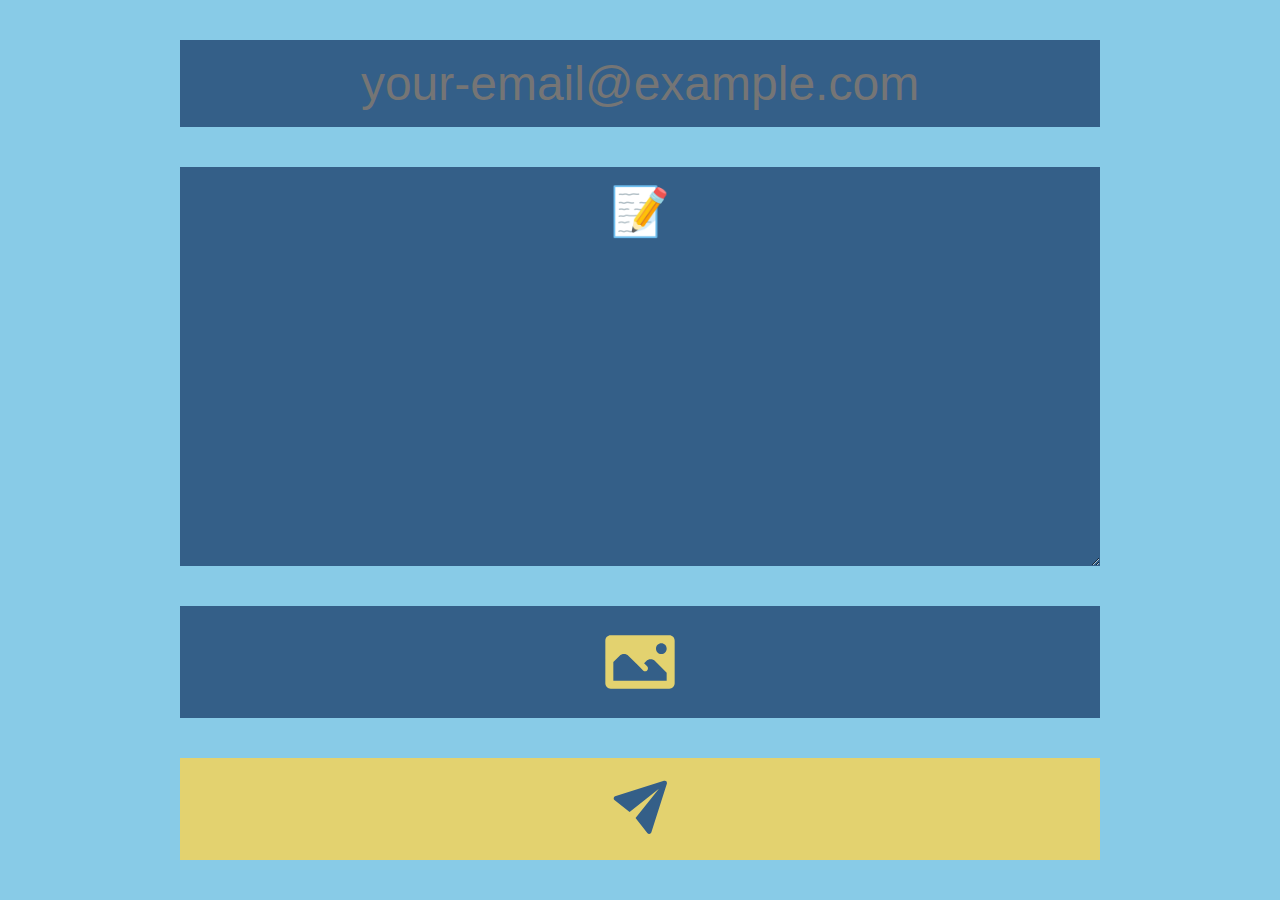
<file: index.html>
<!DOCTYPE html>
<html>

<head>
  <title>Express yourself</title>
  <link rel="apple-touch-icon" sizes="180x180" href="/apple-touch-icon.png">
  <link rel="icon" type="image/png" sizes="32x32" href="/favicon-32x32.png">
  <link rel="icon" type="image/png" sizes="16x16" href="/favicon-16x16.png">
  <link rel="manifest" href="/site.webmanifest">
  <link rel="mask-icon" href="/safari-pinned-tab.svg" color="#5bbad5">
  <meta name="msapplication-TileColor" content="#da532c">
  <meta name="theme-color" content="#ffffff">
</head>
<style>
  body {
    height: 100vh;
    margin: 0;
    font-family: sans-serif;
    background-size: 12em;
    --color-1: #345f88;
    --color-2: #e3d26F;
    --color-3: #88cbe7;
    background-color: var(--color-3);
  }

  @media (prefers-color-scheme: dark) {
    body {
      --color-1: #0c0c0e;
      --color-2: #e3d26F;
      --color-3: #1e1f22;
      3e92cc
    }
  }

  form {
    display: grid;
    grid-template-rows: 1fr 5fr 1fr 1fr;
    gap: 2.5rem;
    padding: 2.5rem;
    height: 100%;
    max-width: 1000px;
    margin: 0 auto;
    box-sizing: border-box;
  }

  form>* {
    text-align: center;
    color: var(--color-2);
    padding: 1rem 2rem;
    box-sizing: border-box;
  }

  input,
  textarea {
    font-family: sans-serif;
    font-size: 3rem;
  }

  svg {
    height: 5em;
  }

  form label {
    background-size: 3em auto;
    display: flex;
    justify-content: center;
    align-items: center;
    flex-direction: column;
  }

  form>* {
    border: 0px solid transparent;
    background-color: var(--color-1);
  }

  form button {
    background-color: var(--color-2);
  }

</style>

<body class="flat dark">
  <form name="contact" id="contactForm" data-netlify="true">
    <input type="email" id="email" name="email" placeholder="your-email@example.com" />
    <textarea id="message" name="message" placeholder="📝"></textarea>
    <label><svg xmlns="http://www.w3.org/2000/svg" viewBox="0 0 30 30">
        <path fill="var(--color-2)"
          d="M 4 5 C 2.895 5 2 5.895 2 7 L 2 23 C 2 24.105 2.895 25 4 25 L 26 25 C 27.105 25 28 24.105 28 23 L 28 7 C 28 5.895 27.105 5 26 5 L 4 5 z M 23 8 C 24.105 8 25 8.895 25 10 C 25 11.105 24.105 12 23 12 C 21.895 12 21 11.105 21 10 C 21 8.895 21.895 8 23 8 z M 9 12.001953 C 9.61925 12.001953 10.238437 12.238437 10.710938 12.710938 L 13.972656 15.972656 L 15 17 L 16.15625 18.15625 C 16.57825 18.57825 17.259641 18.574344 17.681641 18.152344 C 18.104641 17.730344 18.104641 17.044094 17.681641 16.621094 L 16.529297 15.470703 L 17.289062 14.710938 C 18.234063 13.765937 19.765937 13.765937 20.710938 14.710938 L 25 19 L 25 22 L 5 22 L 5 15 L 7.2890625 12.710938 C 7.7615625 12.238437 8.38075 12.001953 9 12.001953 z">
        </path>
      </svg><input type="file" name="selfie" style="opacity: 0; position: absolute;" id="selfie" /></label>
    <button><svg xmlns="http://www.w3.org/2000/svg" viewBox="0 0 30 30">
        <path fill="var(--color-1)"
          d="M 26 3 A 1 1 0 0 0 25.716797 3.0429688 A 1 1 0 0 0 25.636719 3.0683594 L 3.6503906 10.060547 L 3.6503906 10.064453 A 1 1 0 0 0 3 11 A 1 1 0 0 0 3.4824219 11.853516 L 10.164062 17.154297 L 23.373047 6.6269531 L 12.845703 19.835938 L 18.142578 26.513672 A 1 1 0 0 0 19 27 A 1 1 0 0 0 19.935547 26.349609 L 19.939453 26.349609 L 26.9375 4.34375 A 1 1 0 0 0 26.957031 4.2832031 A 1 1 0 0 0 27 4 A 1 1 0 0 0 26 3 z">
        </path>
      </svg></button>
  </form>
  <script>
    selfie.addEventListener('input', (e) => {
      const parent = e.target.parentElement
      parent.style.backgroundImage = ""
      if (parent.querySelector('label a')) {
        parent.querySelector('a').remove()
      }

      const file = e.target.files[0];
      const url = URL.createObjectURL(file)
      if (/^image\/.+/.test(file.type)) {
        parent.style.backgroundImage = `url(${url})`
      } else {
        const link = document.createElement('a')
        link.href = url
        link.target = "_blank"
        link.id = "fileLink"
        link.innerText = file.name
        parent.append(link)
      }
    })
  </script>
</body>

</html>
</file>
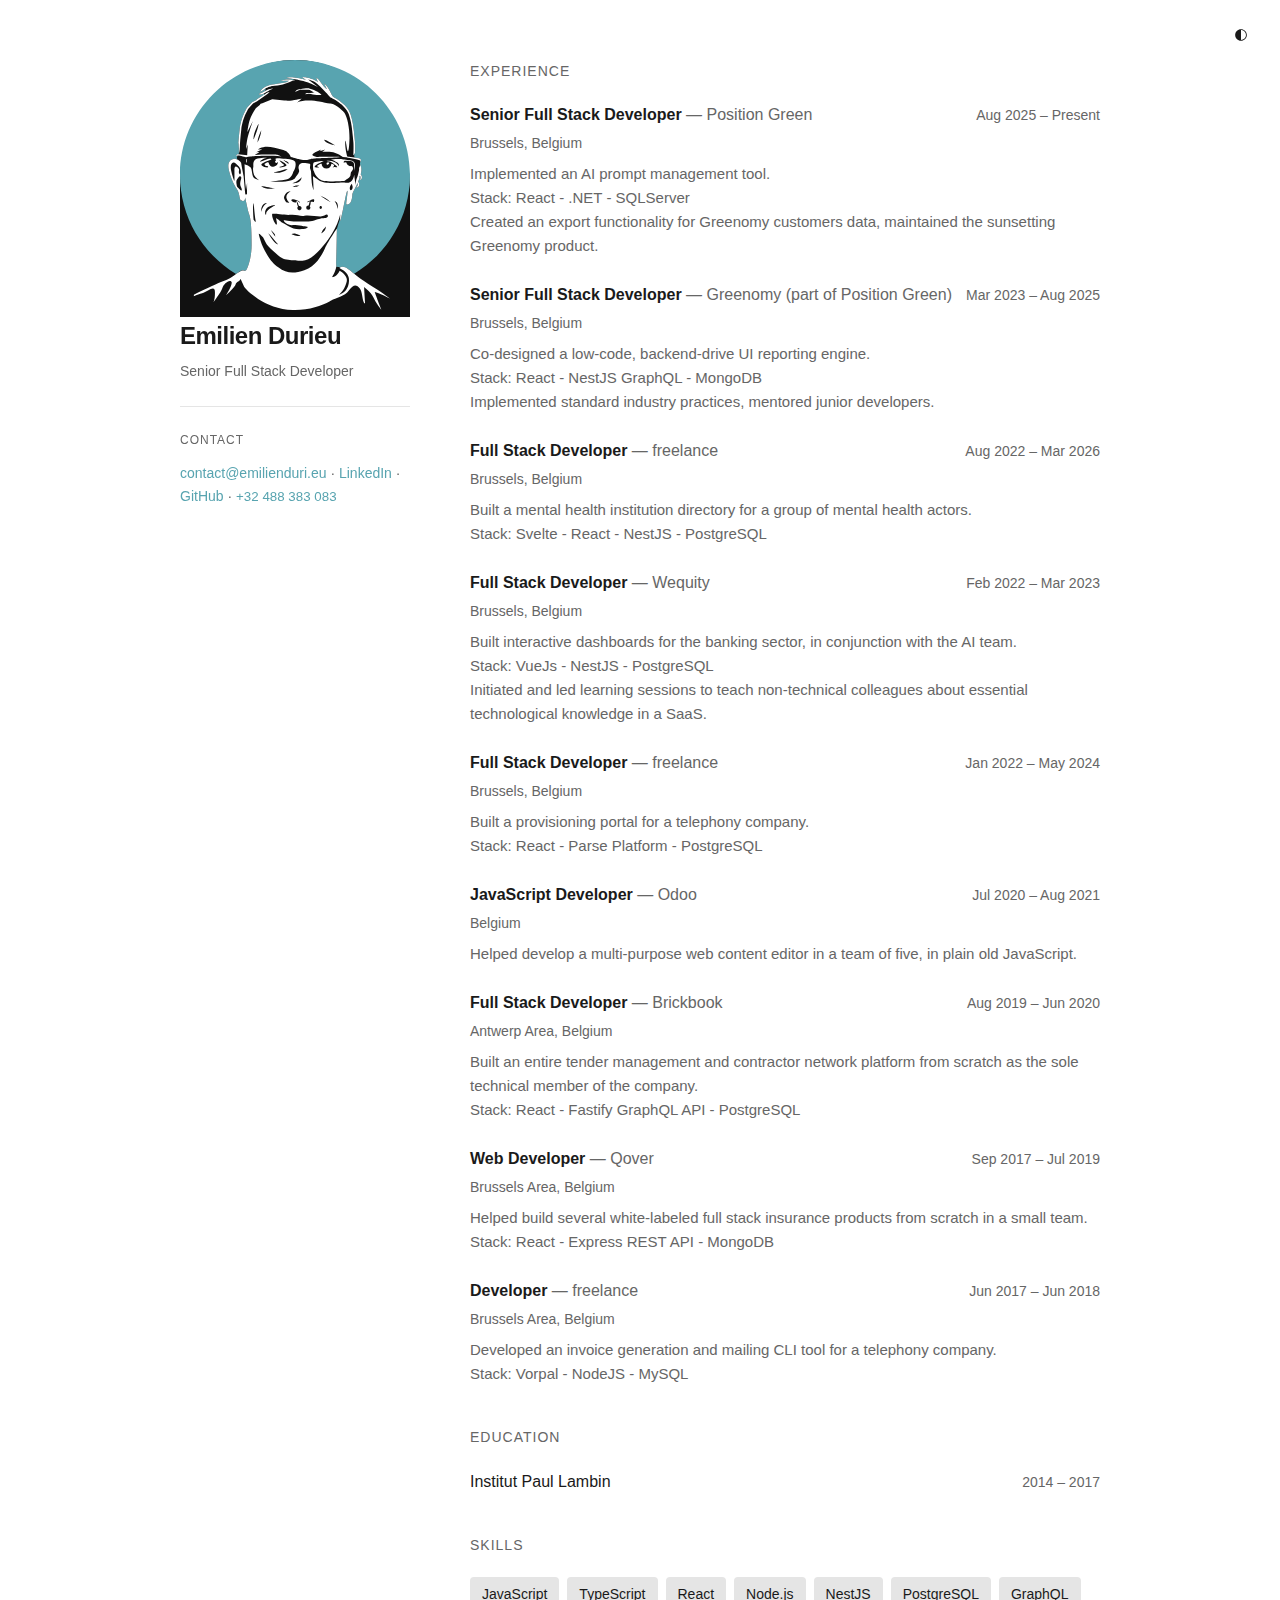
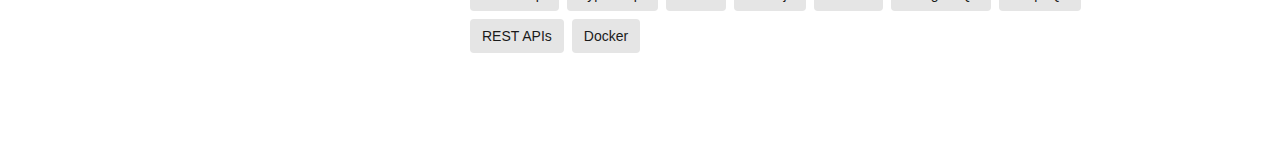
<file: cv/index.html>
<!DOCTYPE html>
<html lang="en">

<head>
    <meta charset="UTF-8">
    <meta name="viewport" content="width=device-width, initial-scale=1.0">
    <title>Emilien - Senior Full Stack Developer</title>
    <meta property="og:title" content="Emilien Durieu - Senior Full Stack Developer">
    <meta property="og:description"
        content="Senior Full Stack Developer with 7+ years of experience in React, Node.js, NestJS, and more.">
    <meta property="og:image" content="https://emilienduri.eu/cv/Emilien2coul.png">
    <meta property="og:url" content="https://emilienduri.eu/cv">
    <meta property="og:type" content="website">
    <meta name="twitter:card" content="summary_large_image">
    <meta name="twitter:title" content="Emilien Durieu - Senior Full Stack Developer">
    <meta name="twitter:description" content="Senior Full Stack Developer with 7+ years of experience.">
    <meta name="twitter:image" content="https://emilienduri.eu/cv/Emilien2coul.png">
    <style>
        * {
            margin: 0;
            padding: 0;
            box-sizing: border-box;
        }

        :root,
        .light {
            --text: #1a1a1a;
            --text-light: #666;
            --accent: #58A4B0;
            --border: #e5e5e5;
            --bg: #fff;
        }

        .dark {
            --text: #f5f5f5;
            --text-light: #a0a0a0;
            --border: #333;
            --bg: #111;
        }

        @media (prefers-color-scheme: dark) {
            :root {
                --text: #f5f5f5;
                --text-light: #a0a0a0;
                --border: #333;
                --bg: #111;
            }
        }


        body {
            font-family: -apple-system, BlinkMacSystemFont, 'Segoe UI', Roboto, sans-serif;
            line-height: 1.6;
            color: var(--text);
            background: var(--bg);
            max-width: 1000px;
            margin: 0 auto;
            padding: 60px 40px;
        }

        body {
            display: grid;
            grid-template-columns: 25% 1fr;
            gap: 60px;
        }

        .sidebar {
            position: sticky;
            top: 60px;
            height: fit-content;
        }

        .face-container {
            width: 100%;
            height: 100%;
            background-color: var(--bg);
            border-top-left-radius: 50%;
            border-top-right-radius: 50%;
        }

        header {
            border-bottom: 1px solid var(--border);
            padding-bottom: 24px;
            margin-bottom: 24px;
        }

        h1 {
            font-size: 24px;
            font-weight: 600;
            margin-bottom: 4px;
            letter-spacing: -0.5px;
        }

        .subtitle {
            color: var(--text-light);
            font-size: 14px;
        }

        .sidebar section {
            margin-bottom: 24px;
        }

        .no-link-contact {
            display: inline-flex;
        }

        .sidebar h2 {
            font-size: 12px;
            margin-bottom: 12px;
        }

        .sidebar .contact {
            font-size: 14px;
        }

        section {
            margin-bottom: 40px;
        }

        h2 {
            font-size: 14px;
            text-transform: uppercase;
            letter-spacing: 1px;
            color: var(--text-light);
            margin-bottom: 20px;
            font-weight: 500;
        }

        ul,
        ol {
            list-style-type: none;
        }

        .job {

            margin-bottom: 24px;
        }

        .job-header {
            display: flex;
            justify-content: space-between;
            align-items: baseline;
            margin-bottom: 4px;
        }

        .job-title {
            font-weight: 600;
            font-size: 16px;
        }

        .job-company {
            color: var(--text-light);
        }

        .job-period {
            font-size: 14px;
            color: var(--text-light);
        }

        .job-location {
            font-size: 14px;
            color: var(--text-light);
            margin-bottom: 8px;
        }

        .job-description {
            color: var(--text-light);
            font-size: 15px;
        }

        .education-item {
            display: flex;
            justify-content: space-between;
            align-items: baseline;
            margin-bottom: 8px;
        }

        .education-name {
            font-weight: 500;
        }

        .education-period {
            color: var(--text-light);
            font-size: 14px;
        }

        .skills {
            display: flex;
            flex-wrap: wrap;
            gap: 8px;
        }

        .skill {
            background: var(--border);
            padding: 6px 12px;
            border-radius: 4px;
            font-size: 14px;
        }

        .contact {
            color: var(--text-light);
            font-size: 15px;
        }

        .contact a,
        .contact .no-link-contact {
            cursor: pointer;
            color: var(--accent);
            text-decoration: none;
            background: none;
            border: none;
        }

        .contact a:hover,
        .contact .no-link-contact:hover {
            text-decoration: underline;
        }

        .no-link-contact {
            position: relative;
        }

        @keyframes vanish {
            from {
                opacity: 1;
            }

            to {
                opacity: 0;
            }
        }

        .copied {
            display: inline;
            position: absolute;
            background-color: white;
            border-radius: 3px;
            padding: 2px 3px;
            left: 105%;
            opacity: 1;
            animation: 3.1s ease-in vanish;
        }

        .theme-toggle {
            position: fixed;
            top: 20px;
            right: 20px;
            background: none;
            border: none;
            padding: 8px 12px;
            border-radius: 6px;
            cursor: pointer;
            font-size: 14px;
            color: var(--text);
            transition: background 0.2s;
        }

        .theme-toggle:hover {
            background: var(--text-light);
            color: var(--bg);
        }

        .contact-print {
            display: none;
        }

        @media print {
            body {
                padding: 0;
                max-width: none;
                display: block;
            }

            .sidebar {
                position: static;
            }

            li {
                page-break-inside: avoid;
            }

            .contact,
            .face-container,
            .theme-toggle {
                display: none;
            }

            .contact-print {
                display: block;
            }
        }

        @media (max-width: 600px) {
            body {
                grid-template-columns: 1fr;
                gap: 40px;
            }

            .sidebar {
                position: static;
            }
        }

        .icon {
            width: 1em;
            height: 1em;
        }

    </style>
</head>

<body>
    <button class="theme-toggle" id="theme-toggle">
        <?xml version="1.0" encoding="UTF-8"?>
        <svg class="icon" viewBox="0 0 24 24" version="1.1" xmlns="http://www.w3.org/2000/svg"
            xmlns:xlink="http://www.w3.org/1999/xlink">
            <g stroke="none" stroke-width="1" fill="none" fill-rule="evenodd">
                <g id="ic_fluent_dark_theme_24_regular" fill="currentColor" fill-rule="nonzero">
                    <path
                        d="M12,22 C17.5228475,22 22,17.5228475 22,12 C22,6.4771525 17.5228475,2 12,2 C6.4771525,2 2,6.4771525 2,12 C2,17.5228475 6.4771525,22 12,22 Z M12,20.5 L12,3.5 C16.6944204,3.5 20.5,7.30557963 20.5,12 C20.5,16.6944204 16.6944204,20.5 12,20.5 Z">
                    </path>
                </g>
            </g>
        </svg>
    </button>
    <aside class="sidebar">
        <header>
            <div class="face-container dark"><img src="Emilien2coul.svg" /></div>
            <h1>Emilien Durieu</h1>
            <p class="subtitle">Senior Full Stack Developer</p>
        </header>

        <section>
            <h2>Contact</h2>
            <p class="contact">
                <a href="mailto:contact@emilienduri.eu">contact@emilienduri.eu</a> ·
                <a href="https://www.linkedin.com/in/emilien-durieu-802105133/">LinkedIn</a> ·
                <a href="https://github.com/EmilienD">GitHub</a> · <button class="no-link-contact">
                    <span style="order: 7">8</span>
                    <span style="order: 3">2</span>
                    <span style="order: 15">3</span>
                    <span style="order: 4">&nbsp;</span>
                    <span style="order: 10">8</span>
                    <span style="order: 14">8</span>
                    <span style="order: 5">4</span>
                    <span style="order: 6">8</span>
                    <span style="order: 1">+</span>
                    <span style="order: 8">&nbsp;</span>
                    <span style="order: 9">3</span>
                    <span style="order: 13">0</span>
                    <span style="order: 2">3</span>
                    <span style="order: 11">3</span>
                    <span style="order: 12">&nbsp;</span>
                    </span>
                </button>
            </p>
            <p class="contact-print">
                <a href="mailto:contact@emilienduri.eu">contact@emilienduri.eu</a> ·
                <a
                    href="https://www.linkedin.com/in/emilien-durieu-802105133/">www.linkedin.com/in/emilien-durieu-802105133/</a>
                ·
                <a href="https://github.com/EmilienD">github.com/EmilienD</a> · <button class="no-link-contact">
                    <span style="order: 7">8</span>
                    <span style="order: 3">2</span>
                    <span style="order: 15">3</span>
                    <span style="order: 4">&nbsp;</span>
                    <span style="order: 10">8</span>
                    <span style="order: 14">8</span>
                    <span style="order: 5">4</span>
                    <span style="order: 6">8</span>
                    <span style="order: 1">+</span>
                    <span style="order: 8">&nbsp;</span>
                    <span style="order: 9">3</span>
                    <span style="order: 13">0</span>
                    <span style="order: 2">3</span>
                    <span style="order: 11">3</span>
                    <span style="order: 12">&nbsp;</span>
                    </span>
                </button>
            </p>
        </section>
    </aside>

    <main class="content">
        <section class="experience">
            <h2>Experience</h2>
            <ol>
                <li class="job">
                    <div class="job-header">
                        <div>
                            <span class="job-title">Senior Full Stack Developer</span>
                            <span class="job-company"> — Position Green</span>
                        </div>
                        <span class="job-period">Aug 2025 – Present</span>
                    </div>
                    <p class="job-location">Brussels, Belgium</p>
                    <p class="job-description">Implemented an AI prompt management tool. <br /> Stack: React - .NET -
                        SQLServer
                        <br />
                        Created an export functionality for Greenomy customers data, maintained the sunsetting Greenomy
                        product.
                    </p>
                </li>

                <li class="job">
                    <div class="job-header">
                        <div>
                            <span class="job-title">Senior Full Stack Developer</span>
                            <span class="job-company"> — Greenomy (part of Position Green)</span>
                        </div>
                        <span class="job-period">Mar 2023 – Aug 2025</span>
                    </div>
                    <p class="job-location">Brussels, Belgium</p>
                    <p class="job-description">Co-designed a low-code, backend-drive UI reporting engine. <br /> Stack:
                        React -
                        NestJS GraphQL - MongoDB<br />
                        Implemented standard industry practices, mentored junior developers.
                    </p>
                </li>

                <li class="job">
                    <div class="job-header">
                        <div>
                            <span class="job-title">Full Stack Developer</span>
                            <span class="job-company"> — freelance</span>
                        </div>
                        <span class="job-period">Aug 2022 – Mar 2026</span>
                    </div>
                    <p class="job-location">Brussels, Belgium</p>
                    <p class="job-description">Built a mental health institution directory for a group of mental health
                        actors. <br /> Stack: Svelte - React - NestJS - PostgreSQL
                    </p>
                </li>

                <li class="job">
                    <div class="job-header">
                        <div>
                            <span class="job-title">Full Stack Developer</span>
                            <span class="job-company"> — Wequity</span>
                        </div>
                        <span class="job-period">Feb 2022 – Mar 2023</span>
                    </div>
                    <p class="job-location">Brussels, Belgium</p>
                    <p class="job-description">Built interactive dashboards for the banking sector, in conjunction with
                        the AI team. <br /> Stack: VueJs - NestJS - PostgreSQL <br />
                        Initiated and led learning sessions to teach non-technical colleagues about essential
                        technological knowledge in a SaaS.
                    </p>
                </li>

                <li class="job">
                    <div class="job-header">
                        <div>
                            <span class="job-title">Full Stack Developer</span>
                            <span class="job-company"> — freelance</span>
                        </div>
                        <span class="job-period">Jan 2022 – May 2024</span>
                    </div>
                    <p class="job-location">Brussels, Belgium</p>
                    <p class="job-description">Built a provisioning portal for a telephony company. <br /> Stack: React
                        - Parse
                        Platform - PostgreSQL
                    </p>
                </li>

                <li class="job">
                    <div class="job-header">
                        <div>
                            <span class="job-title">JavaScript Developer</span>
                            <span class="job-company"> — Odoo</span>
                        </div>
                        <span class="job-period">Jul 2020 – Aug 2021</span>
                    </div>
                    <p class="job-location">Belgium</p>
                    <p class="job-description">Helped develop a multi-purpose web content editor in a team of five, in
                        plain old JavaScript.</p>
                </li>

                <li class="job">
                    <div class="job-header">
                        <div>
                            <span class="job-title">Full Stack Developer</span>
                            <span class="job-company"> — Brickbook</span>
                        </div>
                        <span class="job-period">Aug 2019 – Jun 2020</span>
                    </div>
                    <p class="job-location">Antwerp Area, Belgium</p>
                    <p class="job-description">Built an entire tender management and contractor network platform from
                        scratch as the sole
                        technical member of the company. <br /> Stack: React - Fastify GraphQL API - PostgreSQL</p>
                </li>

                <li class="job">
                    <div class="job-header">
                        <div>
                            <span class="job-title">Web Developer</span>
                            <span class="job-company"> — Qover</span>
                        </div>
                        <span class="job-period">Sep 2017 – Jul 2019</span>
                    </div>
                    <p class="job-location">Brussels Area, Belgium</p>
                    <p class="job-description">Helped build several white-labeled full stack insurance products from
                        scratch in a small team. <br /> Stack: React - Express REST API - MongoDB</p>
                </li>

                <li class="job">
                    <div class="job-header">
                        <div>
                            <span class="job-title">Developer</span>
                            <span class="job-company"> — freelance</span>
                        </div>
                        <span class="job-period">Jun 2017 – Jun 2018</span>
                    </div>
                    <p class="job-location">Brussels Area, Belgium</p>
                    <p class="job-description">Developed an invoice generation and mailing CLI tool for a telephony
                        company. <br /> Stack: Vorpal - NodeJS - MySQL</p>
                </li>
            </ol>
        </section>

        <section>
            <h2>Education</h2>

            <ul class="education-item">
                <li class="education-name">Institut Paul Lambin</li>
                <li class="education-period">2014 – 2017</li>
            </ul>
        </section>

        <section>
            <h2>Skills</h2>
            <ul class="skills">
                <li class="skill">JavaScript</li>
                <li class="skill">TypeScript</li>
                <li class="skill">React</li>
                <li class="skill">Node.js</li>
                <li class="skill">NestJS</li>
                <li class="skill">PostgreSQL</li>
                <li class="skill">GraphQL</li>
                <li class="skill">REST APIs</li>
                <li class="skill">Docker</li>
            </ul>
        </section>
    </main>

    <script>
        const toggle = document.getElementById('theme-toggle');
        const body = document.body;

        const saved = localStorage.getItem('theme');
        const prefersDark = window.matchMedia('(prefers-color-scheme: dark)').matches;

        if (saved === 'dark' || (!saved && prefersDark)) {
            body.classList.add('dark');
        } else if (saved === 'light') {
            body.classList.add('light')
        }

        toggle.addEventListener('click', () => {
            const currentTheme = body.classList.contains('dark') ? 'dark' : 'light';
            const themeToUse = body.classList.contains('dark') ? 'light' : 'dark';
            body.classList.replace(currentTheme, themeToUse);
            localStorage.setItem('theme', themeToUse);
        });

        [...document.getElementsByClassName('no-link-contact')].forEach(el => el.addEventListener('click', async () => {
            navigator.clipboard.writeText(['+', '3', '2', '4', '8', '8', '3', '8', '3', '0', '8', '3'].join('')).then(
                () => {
                    const copied = document.createElement('span');
                    copied.classList.add('copied', 'light')
                    copied.textContent = 'Copied to clipboard';
                    el.appendChild(copied);
                    setTimeout(() => {
                        el.removeChild(copied);
                    }, 3000);
                }
            ).catch(() => {
                const failedToCopy = document.createElement('span');
                failedToCopy.classList.add('copied')
                failedToCopy.textContent = 'Failed to copy to clipboard';
                el.appendChild(failedToCopy);
                setTimeout(() => {
                    el.removeChild(failedToCopy);
                }, 3000);
            })
        }))
    </script>
</body>

</html>
</file>
